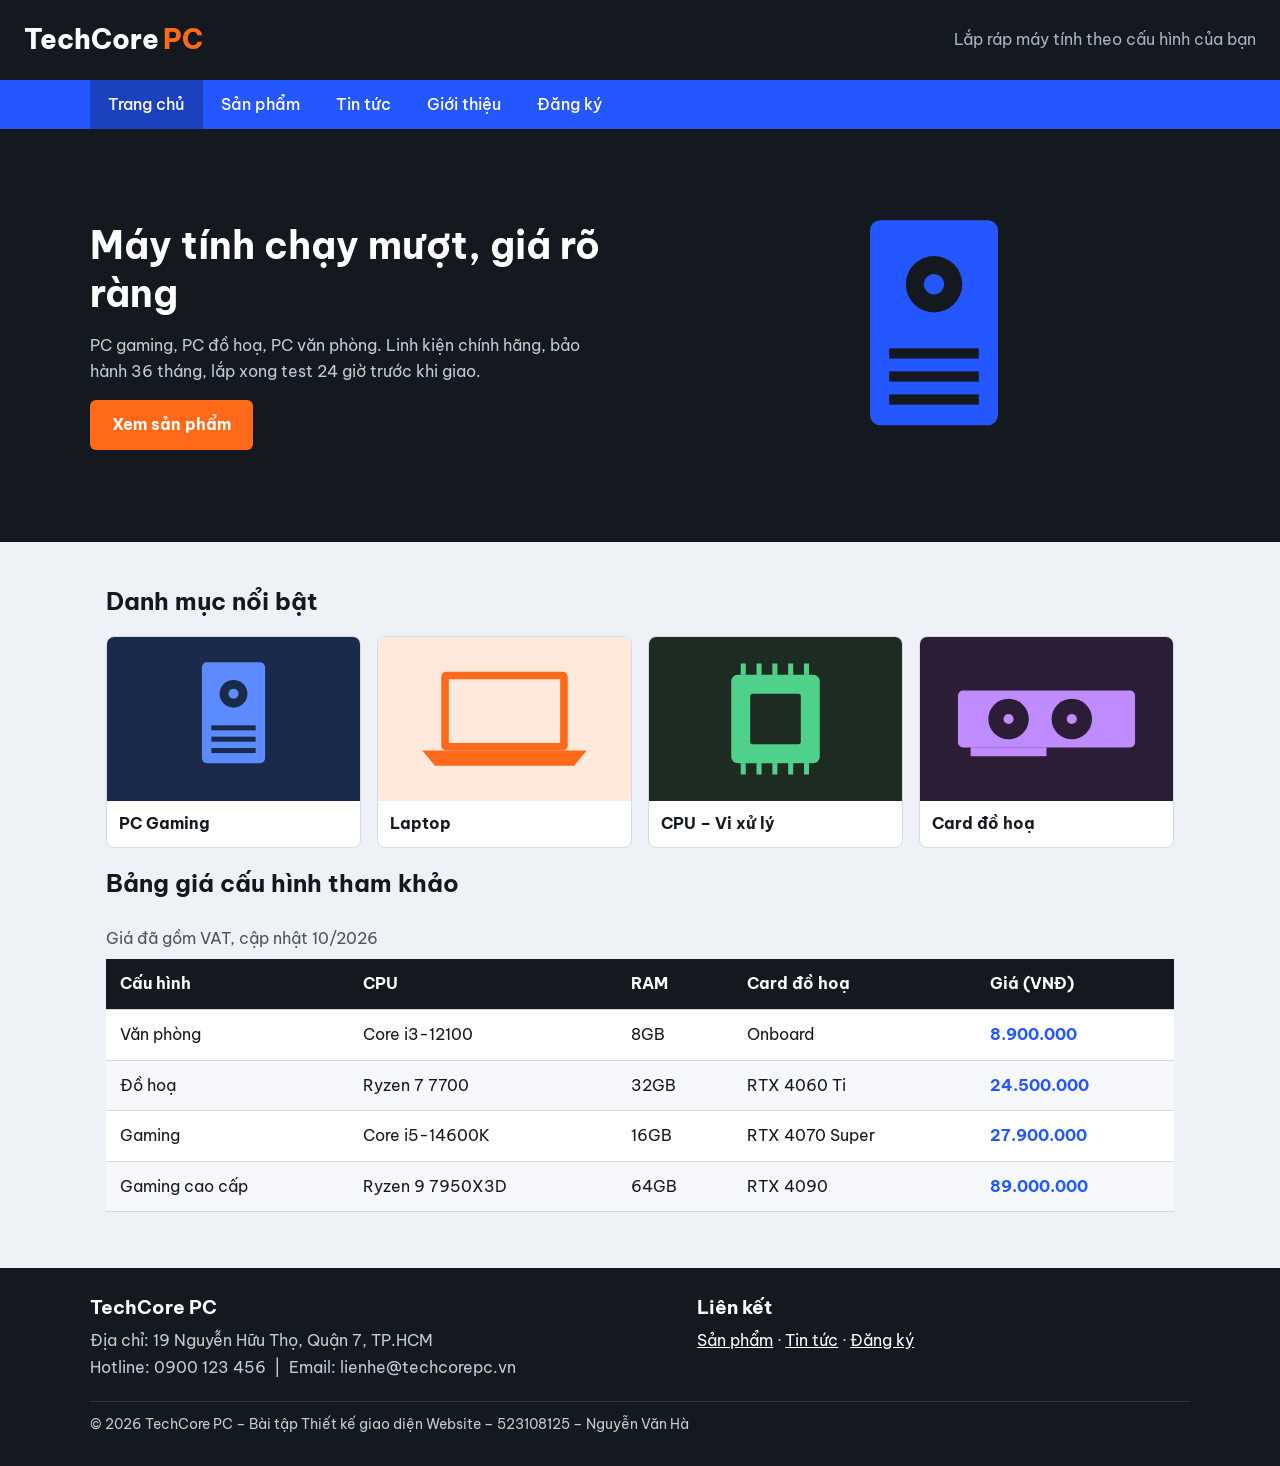
<file: index.html>
<!DOCTYPE html>
<html lang="vi">
<head>
<meta charset="UTF-8">
<meta name="viewport" content="width=device-width, initial-scale=1">
<title>Trang chủ | TechCore PC</title>
<link rel="preconnect" href="https://fonts.googleapis.com">
<link href="https://fonts.googleapis.com/css2?family=Be+Vietnam+Pro:wght@400;500;700;800&display=swap" rel="stylesheet">

<link rel="stylesheet" href="css/style.css">
</head>
<body>
<header class="site-header">
  <a class="logo" href="index.html">TechCore<span>PC</span></a>
  <p class="slogan">Lắp ráp máy tính theo cấu hình của bạn</p>
</header>
<nav class="site-nav"><ul><li><a href="index.html" class="active">Trang chủ</a></li><li><a href="sanpham.html" class="">Sản phẩm</a></li><li><a href="tintuc.html" class="">Tin tức</a></li><li><a href="gioithieu.html" class="">Giới thiệu</a></li><li><a href="dangky.html" class="">Đăng ký</a></li></ul></nav>

<section class="hero">
  <div class="hero-text">
    <h1>Máy tính chạy mượt, giá rõ ràng</h1>
    <p>PC gaming, PC đồ hoạ, PC văn phòng. Linh kiện chính hãng, bảo hành 36 tháng, lắp xong test 24 giờ trước khi giao.</p>
    <a class="btn" href="sanpham.html">Xem sản phẩm</a>
  </div>
  <img src="images/banner.svg" alt="Case máy tính gaming">
</section>

<main class="container">
  <h2>Danh mục nổi bật</h2>
  <div class="cat-row">
    <figure><img src="images/pc-gaming.svg" alt="PC Gaming"><figcaption>PC Gaming</figcaption></figure>
    <figure><img src="images/laptop.svg" alt="Laptop"><figcaption>Laptop</figcaption></figure>
    <figure><img src="images/cpu.svg" alt="CPU"><figcaption>CPU – Vi xử lý</figcaption></figure>
    <figure><img src="images/vga.svg" alt="Card đồ hoạ"><figcaption>Card đồ hoạ</figcaption></figure>
  </div>

  <h2>Bảng giá cấu hình tham khảo</h2>
  <div class="table-wrap">
  <table class="price">
    <caption>Giá đã gồm VAT, cập nhật 10/2026</caption>
    <thead><tr><th>Cấu hình</th><th>CPU</th><th>RAM</th><th>Card đồ hoạ</th><th>Giá (VNĐ)</th></tr></thead>
    <tbody>
      <tr><td>Văn phòng</td><td>Core i3-12100</td><td>8GB</td><td>Onboard</td><td>8.900.000</td></tr>
      <tr><td>Đồ hoạ</td><td>Ryzen 7 7700</td><td>32GB</td><td>RTX 4060 Ti</td><td>24.500.000</td></tr>
      <tr><td>Gaming</td><td>Core i5-14600K</td><td>16GB</td><td>RTX 4070 Super</td><td>27.900.000</td></tr>
      <tr><td>Gaming cao cấp</td><td>Ryzen 9 7950X3D</td><td>64GB</td><td>RTX 4090</td><td>89.000.000</td></tr>
    </tbody>
  </table>
  </div>
</main>
<footer class="site-footer">
  <div>
    <h3>TechCore PC</h3>
    <p>Địa chỉ: 19 Nguyễn Hữu Thọ, Quận 7, TP.HCM</p>
    <p>Hotline: 0900 123 456 &nbsp;|&nbsp; Email: lienhe@techcorepc.vn</p>
  </div>
  <div>
    <h3>Liên kết</h3>
    <p><a href="sanpham.html">Sản phẩm</a> · <a href="tintuc.html">Tin tức</a> · <a href="dangky.html">Đăng ký</a></p>
  </div>
  <p class="copy">© 2026 TechCore PC – Bài tập Thiết kế giao diện Website – 523108125 – Nguyễn Văn Hà</p>
</footer>

</body>
</html>
</file>
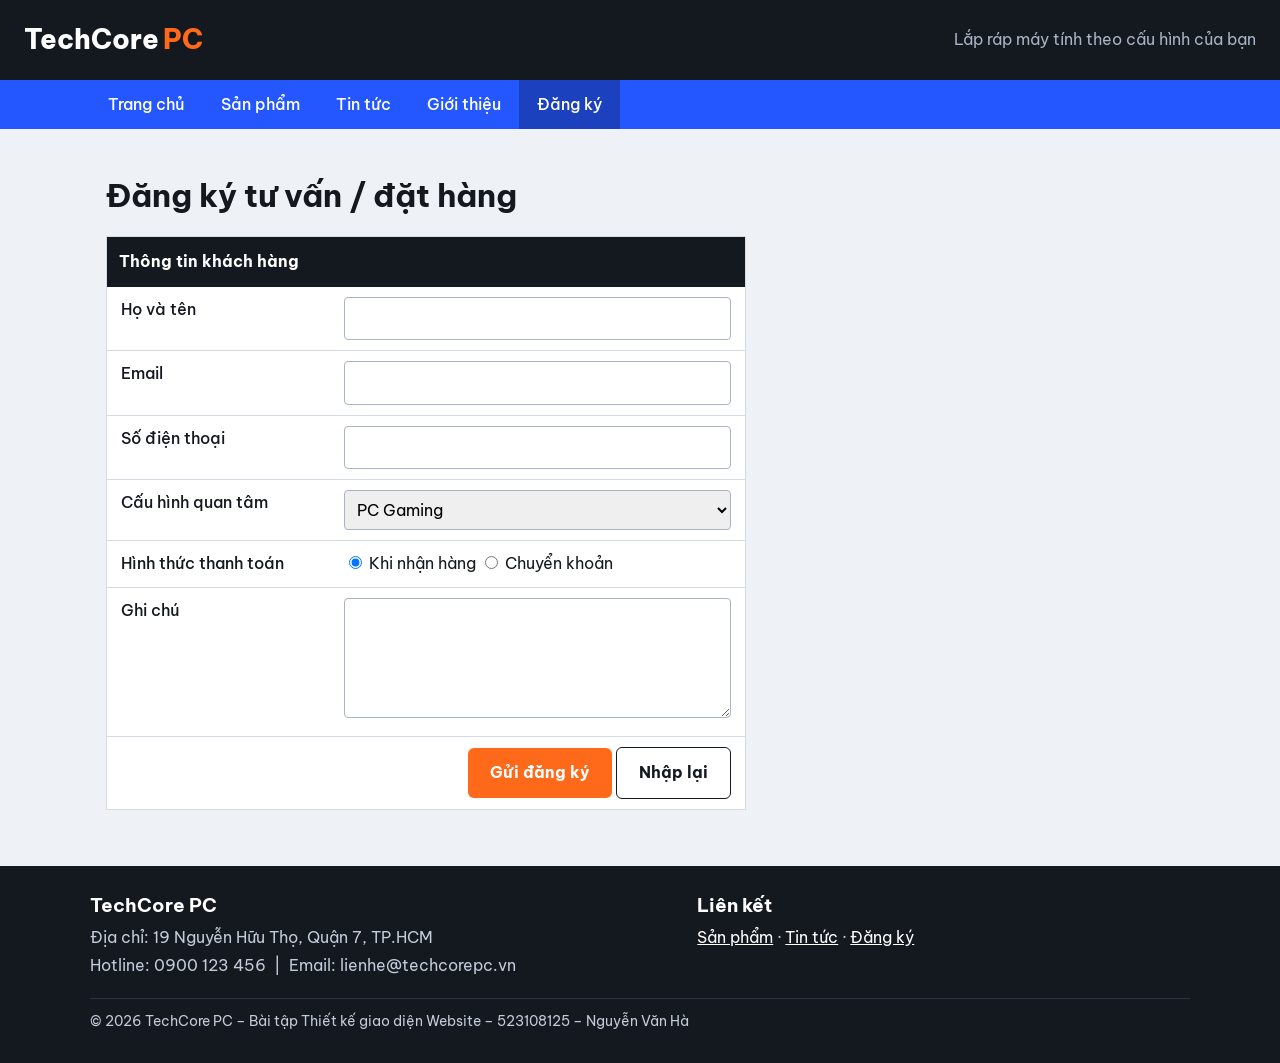
<file: dangky.html>
<!DOCTYPE html>
<html lang="vi">
<head>
<meta charset="UTF-8">
<meta name="viewport" content="width=device-width, initial-scale=1">
<title>Đăng ký | TechCore PC</title>
<link rel="preconnect" href="https://fonts.googleapis.com">
<link href="https://fonts.googleapis.com/css2?family=Be+Vietnam+Pro:wght@400;500;700;800&display=swap" rel="stylesheet">

<link rel="stylesheet" href="css/style.css">
</head>
<body>
<header class="site-header">
  <a class="logo" href="index.html">TechCore<span>PC</span></a>
  <p class="slogan">Lắp ráp máy tính theo cấu hình của bạn</p>
</header>
<nav class="site-nav"><ul><li><a href="index.html" class="">Trang chủ</a></li><li><a href="sanpham.html" class="">Sản phẩm</a></li><li><a href="tintuc.html" class="">Tin tức</a></li><li><a href="gioithieu.html" class="">Giới thiệu</a></li><li><a href="dangky.html" class="active">Đăng ký</a></li></ul></nav>

<main class="container">
  <h1>Đăng ký tư vấn / đặt hàng</h1>
  <form action="#" method="post" onsubmit="alert('Đã gửi thông tin. Cảm ơn bạn!'); return false;">
    <table class="form-table">
      <tr><th colspan="2">Thông tin khách hàng</th></tr>
      <tr><td><label for="ten">Họ và tên</label></td><td><input id="ten" name="ten" type="text" required></td></tr>
      <tr><td><label for="email">Email</label></td><td><input id="email" name="email" type="email" required></td></tr>
      <tr><td><label for="sdt">Số điện thoại</label></td><td><input id="sdt" name="sdt" type="tel" pattern="[0-9]{10}" title="Nhập 10 chữ số" required></td></tr>
      <tr><td><label for="cauhinh">Cấu hình quan tâm</label></td>
          <td><select id="cauhinh" name="cauhinh"><option>PC Gaming</option><option>PC Đồ hoạ</option><option>PC Văn phòng</option><option>Laptop</option></select></td></tr>
      <tr><td>Hình thức thanh toán</td>
          <td><label><input type="radio" name="tt" value="cod" checked> Khi nhận hàng</label>
              <label><input type="radio" name="tt" value="ck"> Chuyển khoản</label></td></tr>
      <tr><td><label for="ghichu">Ghi chú</label></td><td><textarea id="ghichu" name="ghichu" rows="4"></textarea></td></tr>
      <tr><td colspan="2" class="actions"><button type="submit" class="btn">Gửi đăng ký</button> <button type="reset" class="btn ghost">Nhập lại</button></td></tr>
    </table>
  </form>
</main>
<footer class="site-footer">
  <div>
    <h3>TechCore PC</h3>
    <p>Địa chỉ: 19 Nguyễn Hữu Thọ, Quận 7, TP.HCM</p>
    <p>Hotline: 0900 123 456 &nbsp;|&nbsp; Email: lienhe@techcorepc.vn</p>
  </div>
  <div>
    <h3>Liên kết</h3>
    <p><a href="sanpham.html">Sản phẩm</a> · <a href="tintuc.html">Tin tức</a> · <a href="dangky.html">Đăng ký</a></p>
  </div>
  <p class="copy">© 2026 TechCore PC – Bài tập Thiết kế giao diện Website – 523108125 – Nguyễn Văn Hà</p>
</footer>

</body>
</html>
</file>
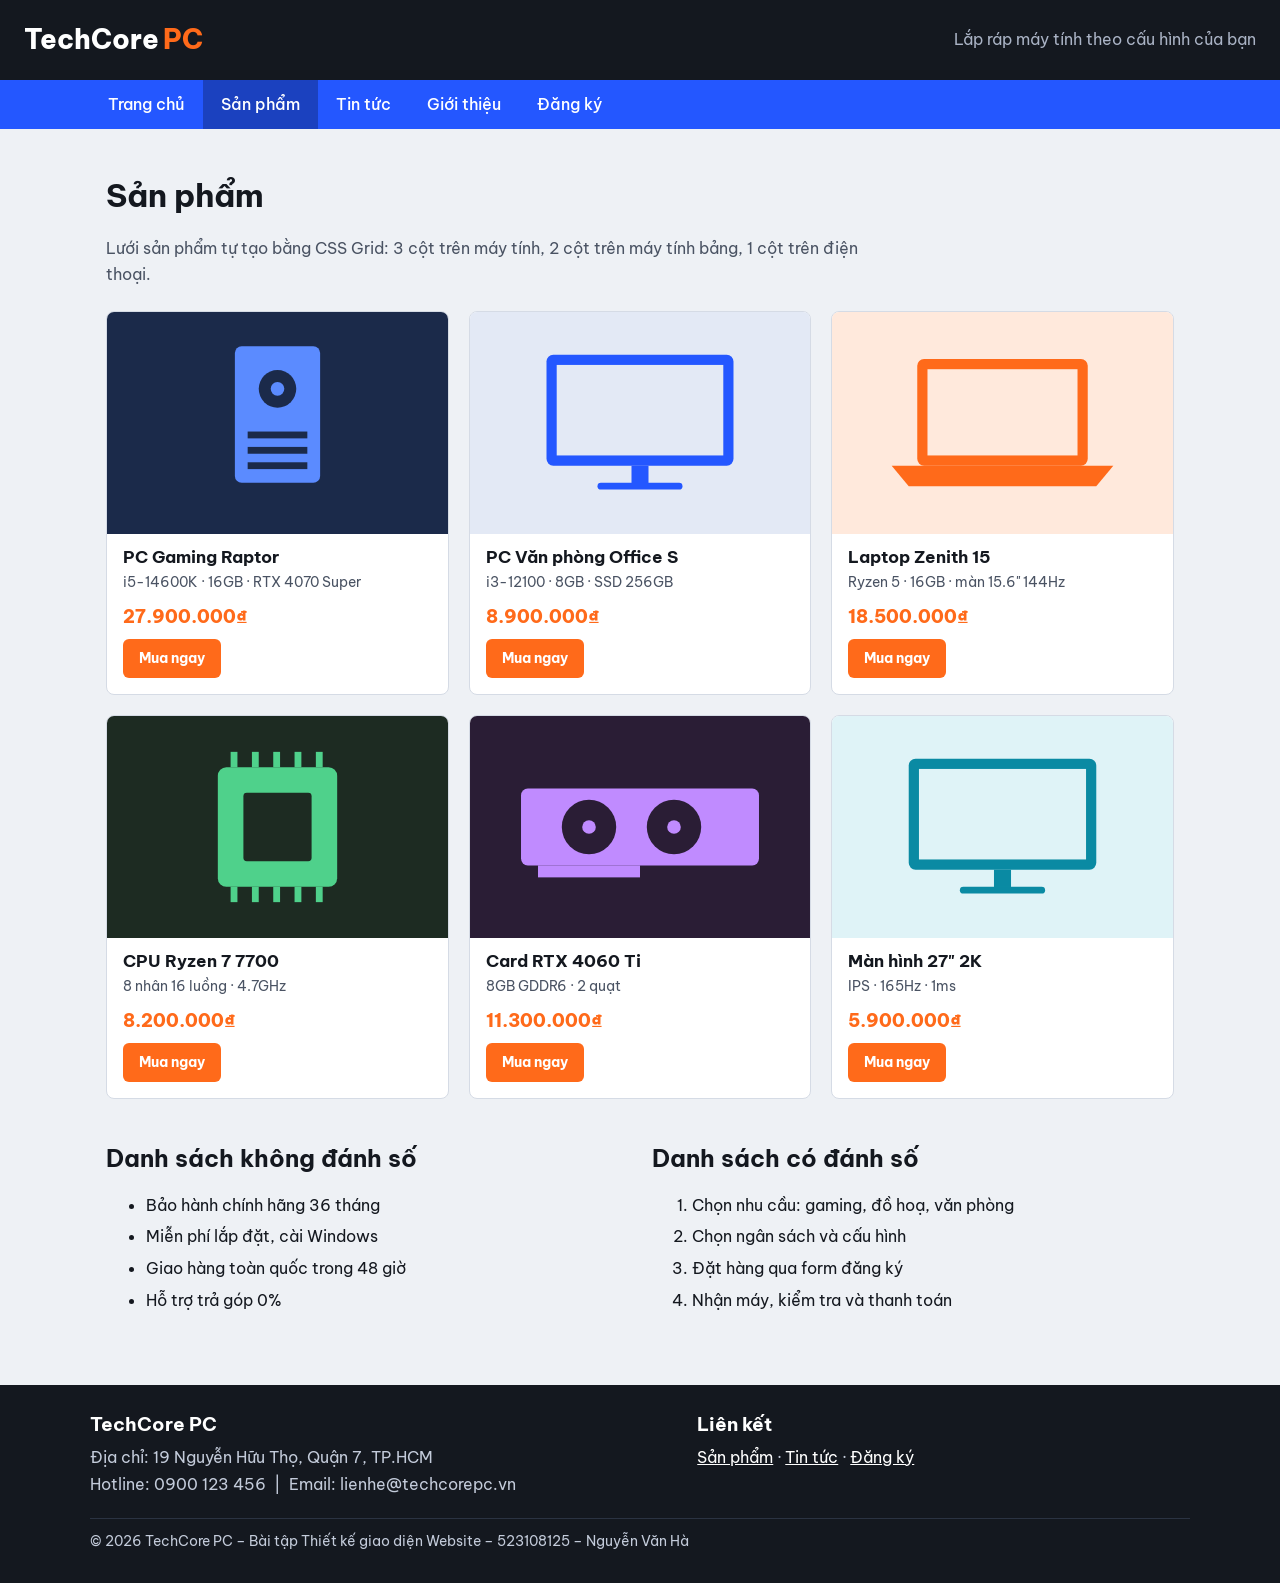
<file: sanpham.html>
<!DOCTYPE html>
<html lang="vi">
<head>
<meta charset="UTF-8">
<meta name="viewport" content="width=device-width, initial-scale=1">
<title>Sản phẩm | TechCore PC</title>
<link rel="preconnect" href="https://fonts.googleapis.com">
<link href="https://fonts.googleapis.com/css2?family=Be+Vietnam+Pro:wght@400;500;700;800&display=swap" rel="stylesheet">

<link rel="stylesheet" href="css/style.css">
</head>
<body>
<header class="site-header">
  <a class="logo" href="index.html">TechCore<span>PC</span></a>
  <p class="slogan">Lắp ráp máy tính theo cấu hình của bạn</p>
</header>
<nav class="site-nav"><ul><li><a href="index.html" class="">Trang chủ</a></li><li><a href="sanpham.html" class="active">Sản phẩm</a></li><li><a href="tintuc.html" class="">Tin tức</a></li><li><a href="gioithieu.html" class="">Giới thiệu</a></li><li><a href="dangky.html" class="">Đăng ký</a></li></ul></nav>

<main class="container">
  <h1>Sản phẩm</h1>
  <p class="lead">Lưới sản phẩm tự tạo bằng CSS Grid: 3 cột trên máy tính, 2 cột trên máy tính bảng, 1 cột trên điện thoại.</p>
  <div class="grid"><article class="card"><img src="images/pc-gaming.svg" alt="PC Gaming Raptor"><h3>PC Gaming Raptor</h3><p class="spec">i5-14600K · 16GB · RTX 4070 Super</p><p class="price-tag">27.900.000₫</p><a class="btn small" href="dangky.html">Mua ngay</a></article><article class="card"><img src="images/pc-van-phong.svg" alt="PC Văn phòng Office S"><h3>PC Văn phòng Office S</h3><p class="spec">i3-12100 · 8GB · SSD 256GB</p><p class="price-tag">8.900.000₫</p><a class="btn small" href="dangky.html">Mua ngay</a></article><article class="card"><img src="images/laptop.svg" alt="Laptop Zenith 15"><h3>Laptop Zenith 15</h3><p class="spec">Ryzen 5 · 16GB · màn 15.6" 144Hz</p><p class="price-tag">18.500.000₫</p><a class="btn small" href="dangky.html">Mua ngay</a></article><article class="card"><img src="images/cpu.svg" alt="CPU Ryzen 7 7700"><h3>CPU Ryzen 7 7700</h3><p class="spec">8 nhân 16 luồng · 4.7GHz</p><p class="price-tag">8.200.000₫</p><a class="btn small" href="dangky.html">Mua ngay</a></article><article class="card"><img src="images/vga.svg" alt="Card RTX 4060 Ti"><h3>Card RTX 4060 Ti</h3><p class="spec">8GB GDDR6 · 2 quạt</p><p class="price-tag">11.300.000₫</p><a class="btn small" href="dangky.html">Mua ngay</a></article><article class="card"><img src="images/man-hinh.svg" alt="Màn hình 27" 2K"><h3>Màn hình 27" 2K</h3><p class="spec">IPS · 165Hz · 1ms</p><p class="price-tag">5.900.000₫</p><a class="btn small" href="dangky.html">Mua ngay</a></article></div>

  <div class="two-col">
    <section>
      <h2>Danh sách không đánh số</h2>
      <ul class="plain-list">
        <li>Bảo hành chính hãng 36 tháng</li>
        <li>Miễn phí lắp đặt, cài Windows</li>
        <li>Giao hàng toàn quốc trong 48 giờ</li>
        <li>Hỗ trợ trả góp 0%</li>
      </ul>
    </section>
    <section>
      <h2>Danh sách có đánh số</h2>
      <ol class="plain-list">
        <li>Chọn nhu cầu: gaming, đồ hoạ, văn phòng</li>
        <li>Chọn ngân sách và cấu hình</li>
        <li>Đặt hàng qua form đăng ký</li>
        <li>Nhận máy, kiểm tra và thanh toán</li>
      </ol>
    </section>
  </div>
</main>
<footer class="site-footer">
  <div>
    <h3>TechCore PC</h3>
    <p>Địa chỉ: 19 Nguyễn Hữu Thọ, Quận 7, TP.HCM</p>
    <p>Hotline: 0900 123 456 &nbsp;|&nbsp; Email: lienhe@techcorepc.vn</p>
  </div>
  <div>
    <h3>Liên kết</h3>
    <p><a href="sanpham.html">Sản phẩm</a> · <a href="tintuc.html">Tin tức</a> · <a href="dangky.html">Đăng ký</a></p>
  </div>
  <p class="copy">© 2026 TechCore PC – Bài tập Thiết kế giao diện Website – 523108125 – Nguyễn Văn Hà</p>
</footer>

</body>
</html>
</file>
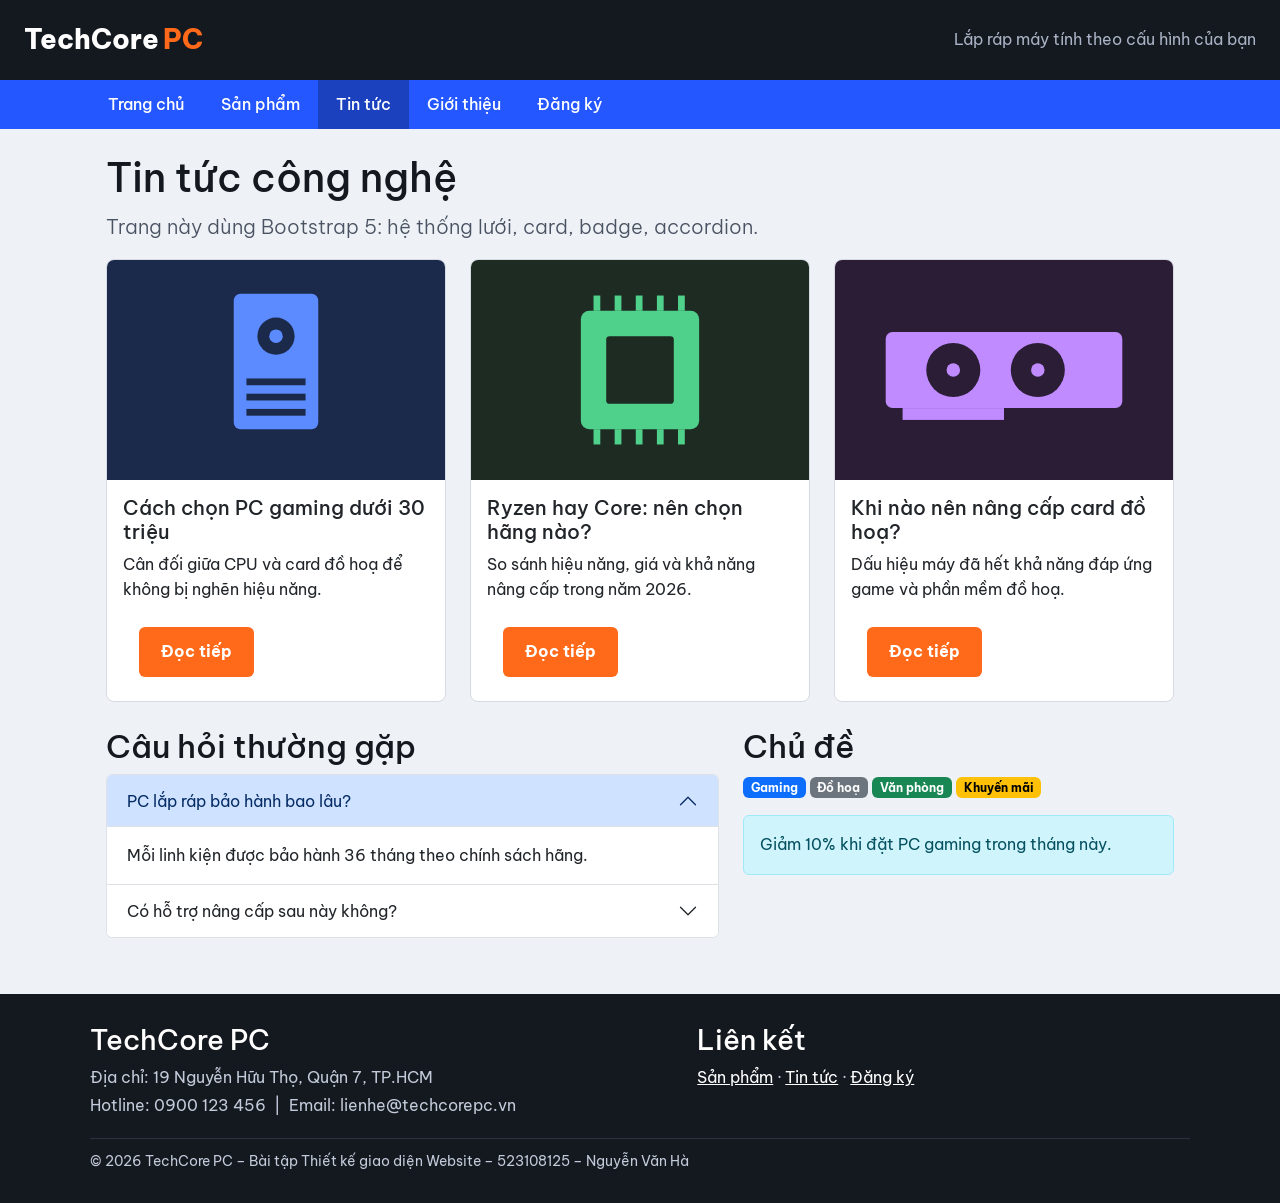
<file: tintuc.html>
<!DOCTYPE html>
<html lang="vi">
<head>
<meta charset="UTF-8">
<meta name="viewport" content="width=device-width, initial-scale=1">
<title>Tin tức | TechCore PC</title>
<link rel="preconnect" href="https://fonts.googleapis.com">
<link href="https://fonts.googleapis.com/css2?family=Be+Vietnam+Pro:wght@400;500;700;800&display=swap" rel="stylesheet">
<link href="https://cdn.jsdelivr.net/npm/bootstrap@5.3.3/dist/css/bootstrap.min.css" rel="stylesheet">
<link rel="stylesheet" href="css/style.css">
</head>
<body>
<header class="site-header">
  <a class="logo" href="index.html">TechCore<span>PC</span></a>
  <p class="slogan">Lắp ráp máy tính theo cấu hình của bạn</p>
</header>
<nav class="site-nav"><ul><li><a href="index.html" class="">Trang chủ</a></li><li><a href="sanpham.html" class="">Sản phẩm</a></li><li><a href="tintuc.html" class="active">Tin tức</a></li><li><a href="gioithieu.html" class="">Giới thiệu</a></li><li><a href="dangky.html" class="">Đăng ký</a></li></ul></nav>

<main class="container py-4">
  <h1>Tin tức công nghệ</h1>
  <p class="lead">Trang này dùng Bootstrap 5: hệ thống lưới, card, badge, accordion.</p>
  <div class="row g-4 mb-4"><div class="col-12 col-md-6 col-lg-4"><div class="card h-100"><img src="images/pc-gaming.svg" class="card-img-top" alt="Cách chọn PC gaming dưới 30 triệu"><div class="card-body"><h5 class="card-title">Cách chọn PC gaming dưới 30 triệu</h5><p class="card-text">Cân đối giữa CPU và card đồ hoạ để không bị nghẽn hiệu năng.</p></div><div class="card-footer bg-white border-0"><a href="#" class="btn btn-primary btn-sm">Đọc tiếp</a></div></div></div><div class="col-12 col-md-6 col-lg-4"><div class="card h-100"><img src="images/cpu.svg" class="card-img-top" alt="Ryzen hay Core: nên chọn hãng nào?"><div class="card-body"><h5 class="card-title">Ryzen hay Core: nên chọn hãng nào?</h5><p class="card-text">So sánh hiệu năng, giá và khả năng nâng cấp trong năm 2026.</p></div><div class="card-footer bg-white border-0"><a href="#" class="btn btn-primary btn-sm">Đọc tiếp</a></div></div></div><div class="col-12 col-md-6 col-lg-4"><div class="card h-100"><img src="images/vga.svg" class="card-img-top" alt="Khi nào nên nâng cấp card đồ hoạ?"><div class="card-body"><h5 class="card-title">Khi nào nên nâng cấp card đồ hoạ?</h5><p class="card-text">Dấu hiệu máy đã hết khả năng đáp ứng game và phần mềm đồ hoạ.</p></div><div class="card-footer bg-white border-0"><a href="#" class="btn btn-primary btn-sm">Đọc tiếp</a></div></div></div></div>

  <div class="row g-4">
    <div class="col-12 col-lg-7">
      <h2>Câu hỏi thường gặp</h2>
      <div class="accordion" id="faq">
        <div class="accordion-item"><h3 class="accordion-header"><button class="accordion-button" data-bs-toggle="collapse" data-bs-target="#a1">PC lắp ráp bảo hành bao lâu?</button></h3>
          <div id="a1" class="accordion-collapse collapse show" data-bs-parent="#faq"><div class="accordion-body">Mỗi linh kiện được bảo hành 36 tháng theo chính sách hãng.</div></div></div>
        <div class="accordion-item"><h3 class="accordion-header"><button class="accordion-button collapsed" data-bs-toggle="collapse" data-bs-target="#a2">Có hỗ trợ nâng cấp sau này không?</button></h3>
          <div id="a2" class="accordion-collapse collapse" data-bs-parent="#faq"><div class="accordion-body">Có, bạn mang máy đến cửa hàng để được nâng cấp RAM, ổ cứng, card đồ hoạ.</div></div></div>
      </div>
    </div>
    <div class="col-12 col-lg-5">
      <h2>Chủ đề</h2>
      <span class="badge text-bg-primary">Gaming</span>
      <span class="badge text-bg-secondary">Đồ hoạ</span>
      <span class="badge text-bg-success">Văn phòng</span>
      <span class="badge text-bg-warning">Khuyến mãi</span>
      <div class="alert alert-info mt-3">Giảm 10% khi đặt PC gaming trong tháng này.</div>
    </div>
  </div>
</main>
<footer class="site-footer">
  <div>
    <h3>TechCore PC</h3>
    <p>Địa chỉ: 19 Nguyễn Hữu Thọ, Quận 7, TP.HCM</p>
    <p>Hotline: 0900 123 456 &nbsp;|&nbsp; Email: lienhe@techcorepc.vn</p>
  </div>
  <div>
    <h3>Liên kết</h3>
    <p><a href="sanpham.html">Sản phẩm</a> · <a href="tintuc.html">Tin tức</a> · <a href="dangky.html">Đăng ký</a></p>
  </div>
  <p class="copy">© 2026 TechCore PC – Bài tập Thiết kế giao diện Website – 523108125 – Nguyễn Văn Hà</p>
</footer>
<script src="https://cdn.jsdelivr.net/npm/bootstrap@5.3.3/dist/js/bootstrap.bundle.min.js"></script>
</body>
</html>
</file>
<file: css/style.css>
:root{--ink:#14181f;--bg:#eef1f5;--blue:#2457ff;--orange:#ff6a1a;--card:#fff;--line:#d5dbe5}
*{box-sizing:border-box}
body{margin:0;font-family:"Be Vietnam Pro",system-ui,sans-serif;background:var(--bg);color:var(--ink);line-height:1.6}
a{color:var(--blue)}
img{max-width:100%;height:auto;display:block}
h1,h2,h3{line-height:1.25}
.container{max-width:1100px;margin:0 auto;padding:24px 16px}
.lead{max-width:70ch;color:#4a5363}

.site-header{background:var(--ink);color:#fff;padding:18px 24px;display:flex;justify-content:space-between;align-items:center;flex-wrap:wrap;gap:8px}
.logo{font-size:1.7rem;font-weight:800;color:#fff;text-decoration:none}
.logo span{color:var(--orange);margin-left:4px}
.slogan{margin:0;color:#aab3c5}
.site-nav{background:var(--blue)}
.site-nav ul{list-style:none;margin:0 auto;padding:0;max-width:1100px;display:flex;flex-wrap:wrap}
.site-nav a{display:block;padding:12px 18px;color:#fff;text-decoration:none;font-weight:500}
.site-nav a:hover,.site-nav a.active{background:rgba(0,0,0,.25)}
.site-nav a:focus-visible,.btn:focus-visible,input:focus-visible,select:focus-visible,textarea:focus-visible{outline:3px solid var(--orange);outline-offset:2px}

.hero{background:var(--ink);color:#fff;display:grid;grid-template-columns:1.1fr 1fr;align-items:center;gap:24px;padding:40px max(16px,calc((100% - 1100px)/2))}
.hero h1{font-size:2.4rem;margin:0 0 12px}
.hero p{color:#c3cbda;max-width:48ch}
.btn{display:inline-block;background:var(--orange);color:#fff;border:0;padding:12px 22px;border-radius:6px;font:inherit;font-weight:700;text-decoration:none;cursor:pointer}
.btn:hover{filter:brightness(1.1)}
.btn.small{padding:8px 16px;font-size:.9rem}
.btn.ghost{background:transparent;color:var(--ink);border:1px solid var(--ink)}

.cat-row{display:grid;grid-template-columns:repeat(4,1fr);gap:16px}
.cat-row figure{margin:0;background:var(--card);border-radius:8px;overflow:hidden;border:1px solid var(--line)}
.cat-row figcaption{padding:10px 12px;font-weight:700}
.table-wrap{overflow-x:auto}
table.price{width:100%;border-collapse:collapse;background:var(--card)}
.price caption{text-align:left;padding:8px 0;color:#4a5363}
.price th{background:var(--ink);color:#fff;text-align:left}
.price th,.price td{padding:12px 14px;border-bottom:1px solid var(--line);white-space:nowrap}
.price tbody tr:nth-child(even){background:#f6f8fb}
.price td:last-child{font-weight:700;color:var(--blue)}

/* Lưới tự tạo (Responsive) */
.grid{display:grid;grid-template-columns:repeat(3,1fr);gap:20px;margin:24px 0}
.card{background:var(--card);border:1px solid var(--line);border-radius:8px;padding:0 0 16px;overflow:hidden}
.card h3{font-size:1.05rem;margin:12px 16px 4px}
.card .spec{margin:0 16px;color:#4a5363;font-size:.9rem}
.card .price-tag{margin:8px 16px;font-weight:800;color:var(--orange);font-size:1.15rem}
.card .btn{margin-left:16px}
.two-col{display:grid;grid-template-columns:1fr 1fr;gap:24px}
.plain-list li{margin-bottom:6px}

.video{position:relative;padding-top:56.25%;max-width:800px;background:#000;border-radius:8px;overflow:hidden}
.video video,.video iframe{position:absolute;inset:0;width:100%;height:100%;border:0}
audio{width:100%;max-width:500px}

.form-table{width:100%;max-width:640px;border-collapse:collapse;background:var(--card);border:1px solid var(--line)}
.form-table th{background:var(--ink);color:#fff;padding:12px;text-align:left}
.form-table td{padding:10px 14px;border-bottom:1px solid var(--line);vertical-align:top}
.form-table td:first-child{width:35%;font-weight:500}
.form-table input[type=text],.form-table input[type=email],.form-table input[type=tel],.form-table select,.form-table textarea{width:100%;padding:8px;border:1px solid #aab3c5;border-radius:4px;font:inherit}
.form-table .actions{text-align:right}

.site-footer{background:var(--ink);color:#c3cbda;display:grid;grid-template-columns:1.2fr 1fr;gap:16px;padding:28px max(16px,calc((100% - 1100px)/2));margin-top:32px}
.site-footer h3{color:#fff;margin:0 0 8px}
.site-footer p{margin:2px 0}
.site-footer a{color:#fff}
.site-footer .copy{grid-column:1/-1;border-top:1px solid #2b3342;padding-top:12px;font-size:.85rem}

@media (max-width:900px){
  .grid{grid-template-columns:repeat(2,1fr)}
  .cat-row{grid-template-columns:repeat(2,1fr)}
  .hero{grid-template-columns:1fr}
}
@media (max-width:600px){
  .grid,.two-col,.site-footer{grid-template-columns:1fr}
  .hero h1{font-size:1.8rem}
  .site-nav ul{flex-direction:column}
  .form-table td{display:block;width:100%!important;border-bottom:0}
  .form-table tr{display:block;border-bottom:1px solid var(--line)}
}
@media (prefers-reduced-motion:reduce){*{transition:none!important}}

.music{max-width:560px}
.music iframe{width:100%;height:315px;border:0;border-radius:8px}
@media (max-width:600px){.music iframe{height:220px}}
</file>
